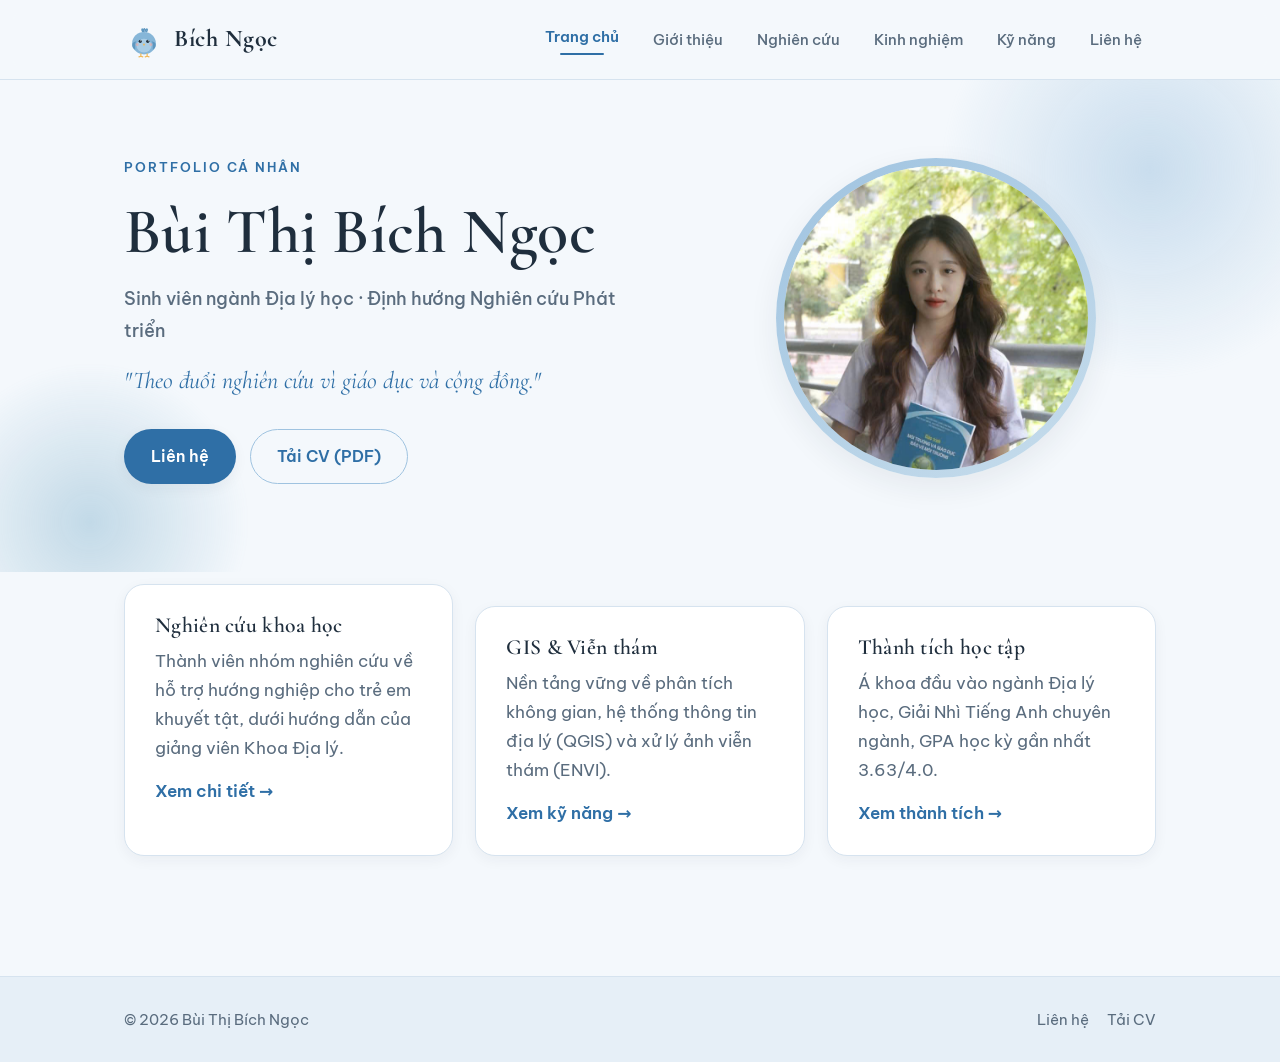
<file: index.html>
<!DOCTYPE html>
<html lang="vi">
<head>
  <meta charset="UTF-8" />
  <meta name="viewport" content="width=device-width, initial-scale=1.0" />
  <title>Bùi Thị Bích Ngọc · Portfolio</title>
  <meta name="description" content="Trang cá nhân của Bùi Thị Bích Ngọc, sinh viên ngành Địa lý học, Trường Đại học Sư phạm TP.HCM, định hướng nghiên cứu phát triển." />
  <link rel="preconnect" href="https://fonts.googleapis.com" />
  <link rel="preconnect" href="https://fonts.gstatic.com" crossorigin />
  <link href="https://fonts.googleapis.com/css2?family=Be+Vietnam+Pro:wght@400;500;600;700&family=Cormorant+Garamond:ital,wght@0,500;0,600;0,700;1,500;1,600&display=swap&subset=vietnamese" rel="stylesheet" />
  <link rel="icon" type="image/svg+xml" href="logo-mark.svg" />
  <link rel="stylesheet" href="style.css" />
</head>
<body>

  <!-- ============ NAVBAR ============ -->
  <header class="nav">
    <div class="nav-inner">
      <a href="index.html" class="nav-brand"><img class="brand-logo" src="logo-mark.svg" alt="Logo gà Bích Ngọc" /><span class="brand-name">Bích Ngọc</span></a>
      <button class="nav-toggle" aria-label="Mở menu" aria-expanded="false">
        <span></span><span></span><span></span>
      </button>
      <nav>
        <ul class="nav-links">
          <li><a href="index.html" class="active">Trang chủ</a></li>
          <li><a href="gioi-thieu.html">Giới thiệu</a></li>
          <li><a href="nghien-cuu.html">Nghiên cứu</a></li>
          <li><a href="kinh-nghiem.html">Kinh nghiệm</a></li>
          <li><a href="ky-nang.html">Kỹ năng</a></li>
          <li><a href="lien-he.html">Liên hệ</a></li>
        </ul>
      </nav>
    </div>
  </header>

  <!-- ============ HERO ============ -->
  <main>
    <section class="hero">
      <div class="container hero-inner">
        <div class="hero-text reveal">
          <span class="eyebrow">Portfolio cá nhân</span>
          <h1>Bùi Thị Bích Ngọc</h1>
          <p class="subtitle">Sinh viên ngành Địa lý học · Định hướng Nghiên cứu Phát triển</p>
          <p class="tagline">"Theo đuổi nghiên cứu vì giáo dục và cộng đồng."</p>
          <div class="hero-cta">
            <a href="lien-he.html" class="btn btn-primary">Liên hệ</a>
            <a href="CV_BuiThiBichNgoc_MDRI.pdf" class="btn btn-ghost" target="_blank" rel="noopener">Tải CV (PDF)</a>
          </div>
        </div>
        <div class="hero-portrait reveal">
          <div class="portrait-frame">
            <img class="portrait-img" src="portrait.png" alt="Ảnh chân dung Bùi Thị Bích Ngọc" />
          </div>
        </div>
      </div>
    </section>

    <!-- ============ ĐIỂM NHẤN NHANH ============ -->
    <section class="page" style="padding-top: 12px;">
      <div class="container">
        <div class="card-grid">
          <div class="card reveal">
            <h3>Nghiên cứu khoa học</h3>
            <p style="color: var(--text-soft); margin-top: 8px;">
              Thành viên nhóm nghiên cứu về hỗ trợ hướng nghiệp cho trẻ em khuyết tật, dưới hướng dẫn của giảng viên Khoa Địa lý.
            </p>
            <a href="nghien-cuu.html" style="display:inline-block; margin-top:14px; font-weight:600;">Xem chi tiết →</a>
          </div>
          <div class="card reveal">
            <h3>GIS &amp; Viễn thám</h3>
            <p style="color: var(--text-soft); margin-top: 8px;">
              Nền tảng vững về phân tích không gian, hệ thống thông tin địa lý (QGIS) và xử lý ảnh viễn thám (ENVI).
            </p>
            <a href="ky-nang.html" style="display:inline-block; margin-top:14px; font-weight:600;">Xem kỹ năng →</a>
          </div>
          <div class="card reveal">
            <h3>Thành tích học tập</h3>
            <p style="color: var(--text-soft); margin-top: 8px;">
              Á khoa đầu vào ngành Địa lý học, Giải Nhì Tiếng Anh chuyên ngành, GPA học kỳ gần nhất 3.63/4.0.
            </p>
            <a href="kinh-nghiem.html" style="display:inline-block; margin-top:14px; font-weight:600;">Xem thành tích →</a>
          </div>
        </div>
      </div>
    </section>
  </main>

  <!-- ============ FOOTER ============ -->
  <footer class="footer">
    <div class="container">
      <p>© 2026 Bùi Thị Bích Ngọc</p>
      <ul class="foot-links">
        <li><a href="lien-he.html">Liên hệ</a></li>
        <li><a href="CV_BuiThiBichNgoc_MDRI.pdf" target="_blank" rel="noopener">Tải CV</a></li>
      </ul>
    </div>
  </footer>

  <script src="script.js"></script>
</body>
</html>
</file>
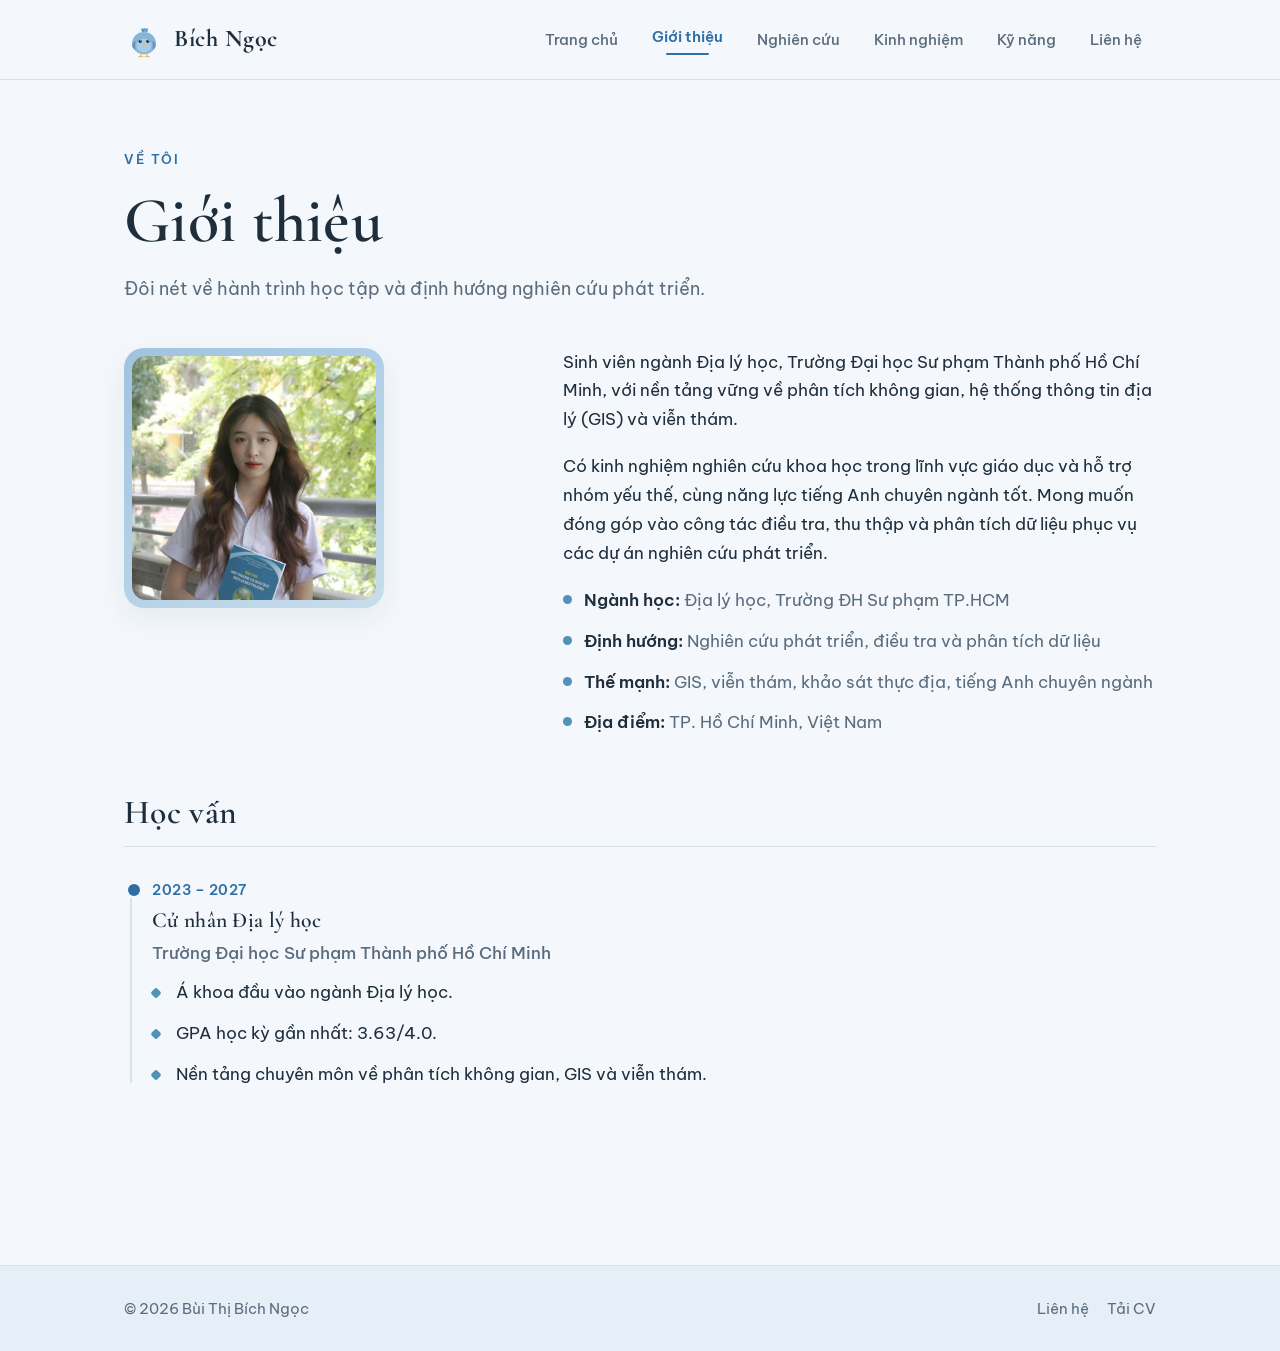
<file: gioi-thieu.html>
<!DOCTYPE html>
<html lang="vi">
<head>
  <meta charset="UTF-8" />
  <meta name="viewport" content="width=device-width, initial-scale=1.0" />
  <title>Giới thiệu · Bùi Thị Bích Ngọc</title>
  <meta name="description" content="Giới thiệu và học vấn của Bùi Thị Bích Ngọc, sinh viên ngành Địa lý học, Trường Đại học Sư phạm TP.HCM." />
  <link rel="preconnect" href="https://fonts.googleapis.com" />
  <link rel="preconnect" href="https://fonts.gstatic.com" crossorigin />
  <link href="https://fonts.googleapis.com/css2?family=Be+Vietnam+Pro:wght@400;500;600;700&family=Cormorant+Garamond:ital,wght@0,500;0,600;0,700;1,500;1,600&display=swap&subset=vietnamese" rel="stylesheet" />
  <link rel="icon" type="image/svg+xml" href="logo-mark.svg" />
  <link rel="stylesheet" href="style.css" />
</head>
<body>

  <!-- ============ NAVBAR ============ -->
  <header class="nav">
    <div class="nav-inner">
      <a href="index.html" class="nav-brand"><img class="brand-logo" src="logo-mark.svg" alt="Logo gà Bích Ngọc" /><span class="brand-name">Bích Ngọc</span></a>
      <button class="nav-toggle" aria-label="Mở menu" aria-expanded="false">
        <span></span><span></span><span></span>
      </button>
      <nav>
        <ul class="nav-links">
          <li><a href="index.html">Trang chủ</a></li>
          <li><a href="gioi-thieu.html" class="active">Giới thiệu</a></li>
          <li><a href="nghien-cuu.html">Nghiên cứu</a></li>
          <li><a href="kinh-nghiem.html">Kinh nghiệm</a></li>
          <li><a href="ky-nang.html">Kỹ năng</a></li>
          <li><a href="lien-he.html">Liên hệ</a></li>
        </ul>
      </nav>
    </div>
  </header>

  <main class="page">
    <div class="container">

      <div class="page-head reveal">
        <span class="eyebrow">Về tôi</span>
        <h1>Giới thiệu</h1>
        <p class="lead">Đôi nét về hành trình học tập và định hướng nghiên cứu phát triển.</p>
      </div>

      <!-- ============ ABOUT ============ -->
      <section class="section">
        <div class="about-grid">
          <div class="about-portrait reveal">
            <div class="portrait-frame">
              <img class="portrait-img" src="portrait.png" alt="Ảnh chân dung Bùi Thị Bích Ngọc" />
            </div>
          </div>
          <div class="about-text reveal">
            <p>
              Sinh viên ngành Địa lý học, Trường Đại học Sư phạm Thành phố Hồ Chí Minh, với nền tảng vững
              về phân tích không gian, hệ thống thông tin địa lý (GIS) và viễn thám.
            </p>
            <p>
              Có kinh nghiệm nghiên cứu khoa học trong lĩnh vực giáo dục và hỗ trợ nhóm yếu thế, cùng năng
              lực tiếng Anh chuyên ngành tốt. Mong muốn đóng góp vào công tác điều tra, thu thập và phân
              tích dữ liệu phục vụ các dự án nghiên cứu phát triển.
            </p>
            <ul class="quick-facts">
              <li><span class="dot"></span><span><strong>Ngành học:</strong> Địa lý học, Trường ĐH Sư phạm TP.HCM</span></li>
              <li><span class="dot"></span><span><strong>Định hướng:</strong> Nghiên cứu phát triển, điều tra và phân tích dữ liệu</span></li>
              <li><span class="dot"></span><span><strong>Thế mạnh:</strong> GIS, viễn thám, khảo sát thực địa, tiếng Anh chuyên ngành</span></li>
              <li><span class="dot"></span><span><strong>Địa điểm:</strong> TP. Hồ Chí Minh, Việt Nam</span></li>
            </ul>
          </div>
        </div>
      </section>

      <!-- ============ HỌC VẤN ============ -->
      <section class="section reveal">
        <div class="section-title"><h2>Học vấn</h2></div>
        <div class="timeline">
          <div class="timeline-item">
            <span class="when">2023 – 2027</span>
            <h3>Cử nhân Địa lý học</h3>
            <p class="org">Trường Đại học Sư phạm Thành phố Hồ Chí Minh</p>
            <ul class="bullet-list">
              <li>Á khoa đầu vào ngành Địa lý học.</li>
              <li>GPA học kỳ gần nhất: 3.63/4.0.</li>
              <li>Nền tảng chuyên môn về phân tích không gian, GIS và viễn thám.</li>
            </ul>
          </div>
        </div>
      </section>

    </div>
  </main>

  <!-- ============ FOOTER ============ -->
  <footer class="footer">
    <div class="container">
      <p>© 2026 Bùi Thị Bích Ngọc</p>
      <ul class="foot-links">
        <li><a href="lien-he.html">Liên hệ</a></li>
        <li><a href="CV_BuiThiBichNgoc_MDRI.pdf" target="_blank" rel="noopener">Tải CV</a></li>
      </ul>
    </div>
  </footer>

  <script src="script.js"></script>
</body>
</html>
</file>
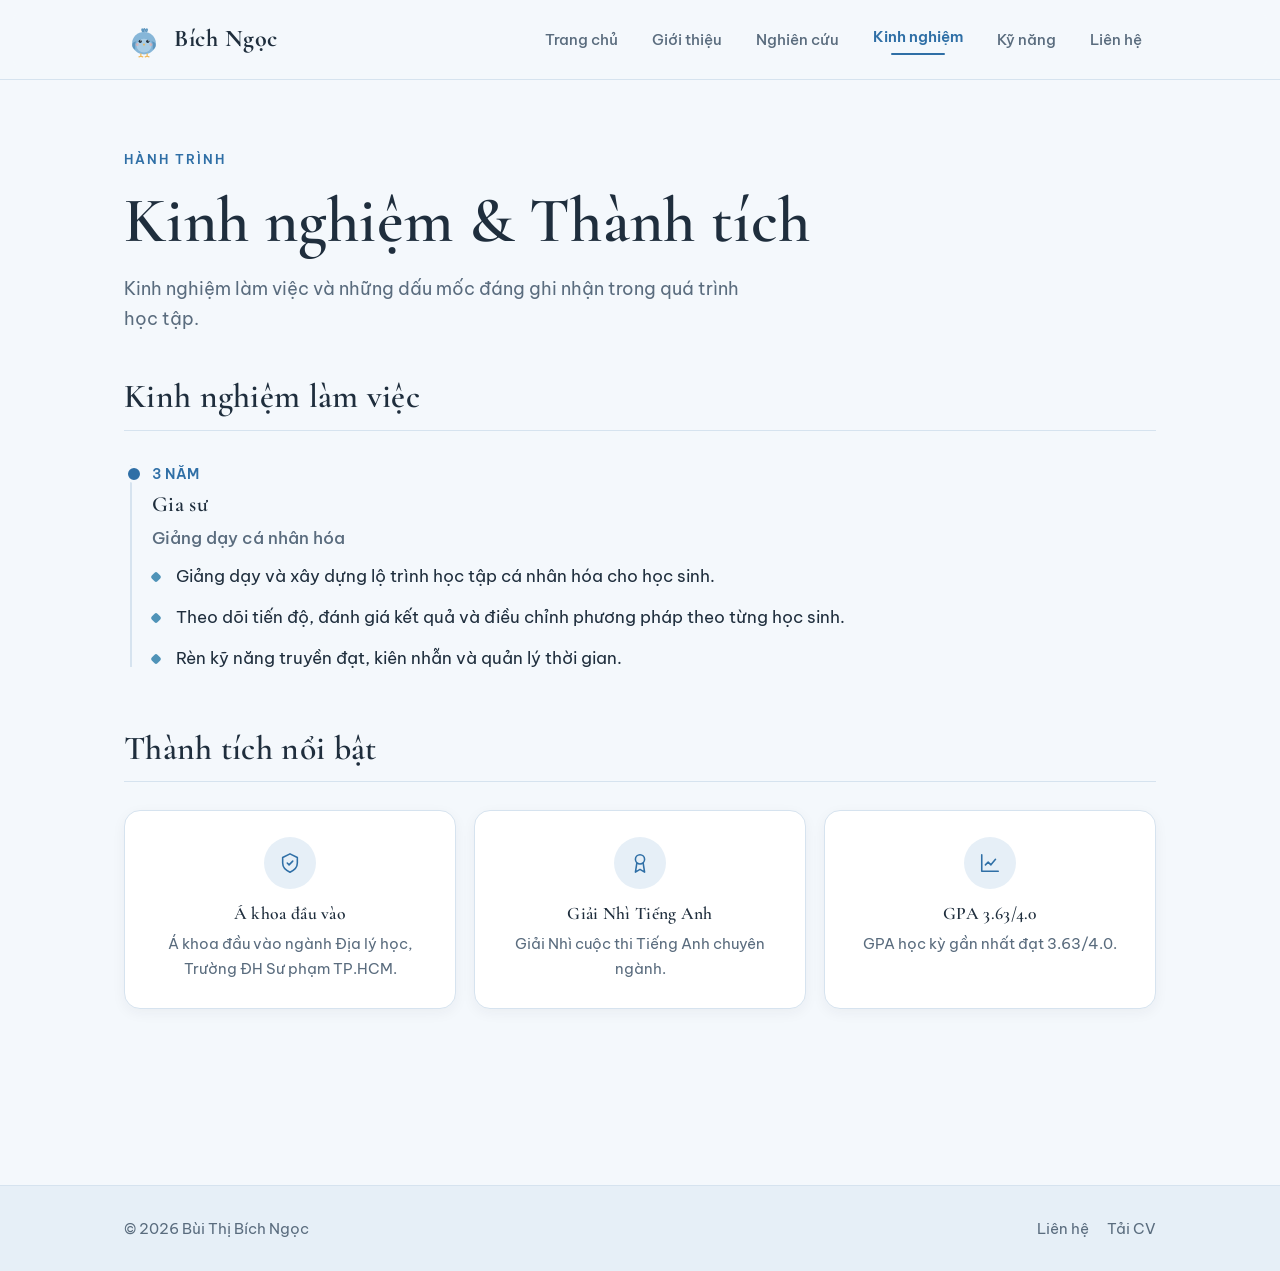
<file: kinh-nghiem.html>
<!DOCTYPE html>
<html lang="vi">
<head>
  <meta charset="UTF-8" />
  <meta name="viewport" content="width=device-width, initial-scale=1.0" />
  <title>Kinh nghiệm · Bùi Thị Bích Ngọc</title>
  <meta name="description" content="Kinh nghiệm làm việc và thành tích nổi bật của Bùi Thị Bích Ngọc." />
  <link rel="preconnect" href="https://fonts.googleapis.com" />
  <link rel="preconnect" href="https://fonts.gstatic.com" crossorigin />
  <link href="https://fonts.googleapis.com/css2?family=Be+Vietnam+Pro:wght@400;500;600;700&family=Cormorant+Garamond:ital,wght@0,500;0,600;0,700;1,500;1,600&display=swap&subset=vietnamese" rel="stylesheet" />
  <link rel="icon" type="image/svg+xml" href="logo-mark.svg" />
  <link rel="stylesheet" href="style.css" />
</head>
<body>

  <!-- ============ NAVBAR ============ -->
  <header class="nav">
    <div class="nav-inner">
      <a href="index.html" class="nav-brand"><img class="brand-logo" src="logo-mark.svg" alt="Logo gà Bích Ngọc" /><span class="brand-name">Bích Ngọc</span></a>
      <button class="nav-toggle" aria-label="Mở menu" aria-expanded="false">
        <span></span><span></span><span></span>
      </button>
      <nav>
        <ul class="nav-links">
          <li><a href="index.html">Trang chủ</a></li>
          <li><a href="gioi-thieu.html">Giới thiệu</a></li>
          <li><a href="nghien-cuu.html">Nghiên cứu</a></li>
          <li><a href="kinh-nghiem.html" class="active">Kinh nghiệm</a></li>
          <li><a href="ky-nang.html">Kỹ năng</a></li>
          <li><a href="lien-he.html">Liên hệ</a></li>
        </ul>
      </nav>
    </div>
  </header>

  <main class="page">
    <div class="container">

      <div class="page-head reveal">
        <span class="eyebrow">Hành trình</span>
        <h1>Kinh nghiệm &amp; Thành tích</h1>
        <p class="lead">Kinh nghiệm làm việc và những dấu mốc đáng ghi nhận trong quá trình học tập.</p>
      </div>

      <!-- ============ KINH NGHIỆM LÀM VIỆC ============ -->
      <section class="section reveal">
        <div class="section-title"><h2>Kinh nghiệm làm việc</h2></div>
        <div class="timeline">
          <div class="timeline-item">
            <span class="when">3 năm</span>
            <h3>Gia sư</h3>
            <p class="org">Giảng dạy cá nhân hóa</p>
            <ul class="bullet-list">
              <li>Giảng dạy và xây dựng lộ trình học tập cá nhân hóa cho học sinh.</li>
              <li>Theo dõi tiến độ, đánh giá kết quả và điều chỉnh phương pháp theo từng học sinh.</li>
              <li>Rèn kỹ năng truyền đạt, kiên nhẫn và quản lý thời gian.</li>
            </ul>
          </div>
        </div>
      </section>

      <!-- ============ THÀNH TÍCH ============ -->
      <section class="section reveal">
        <div class="section-title"><h2>Thành tích nổi bật</h2></div>
        <div class="achievements">
          <div class="achievement">
            <div class="icon">
              <svg viewBox="0 0 24 24" fill="none" stroke="currentColor" stroke-width="1.7" stroke-linecap="round" stroke-linejoin="round"><path d="M12 2 4 6v6c0 5 3.5 8 8 10 4.5-2 8-5 8-10V6l-8-4Z"/><path d="m9 12 2 2 4-4"/></svg>
            </div>
            <h3>Á khoa đầu vào</h3>
            <p>Á khoa đầu vào ngành Địa lý học, Trường ĐH Sư phạm TP.HCM.</p>
          </div>
          <div class="achievement">
            <div class="icon">
              <svg viewBox="0 0 24 24" fill="none" stroke="currentColor" stroke-width="1.7" stroke-linecap="round" stroke-linejoin="round"><circle cx="12" cy="8" r="5"/><path d="M8.5 12.5 7 22l5-3 5 3-1.5-9.5"/></svg>
            </div>
            <h3>Giải Nhì Tiếng Anh</h3>
            <p>Giải Nhì cuộc thi Tiếng Anh chuyên ngành.</p>
          </div>
          <div class="achievement">
            <div class="icon">
              <svg viewBox="0 0 24 24" fill="none" stroke="currentColor" stroke-width="1.7" stroke-linecap="round" stroke-linejoin="round"><path d="M3 3v18h18"/><path d="m7 14 3-3 3 3 5-6"/></svg>
            </div>
            <h3>GPA 3.63/4.0</h3>
            <p>GPA học kỳ gần nhất đạt 3.63/4.0.</p>
          </div>
        </div>
      </section>

    </div>
  </main>

  <!-- ============ FOOTER ============ -->
  <footer class="footer">
    <div class="container">
      <p>© 2026 Bùi Thị Bích Ngọc</p>
      <ul class="foot-links">
        <li><a href="lien-he.html">Liên hệ</a></li>
        <li><a href="CV_BuiThiBichNgoc_MDRI.pdf" target="_blank" rel="noopener">Tải CV</a></li>
      </ul>
    </div>
  </footer>

  <script src="script.js"></script>
</body>
</html>
</file>
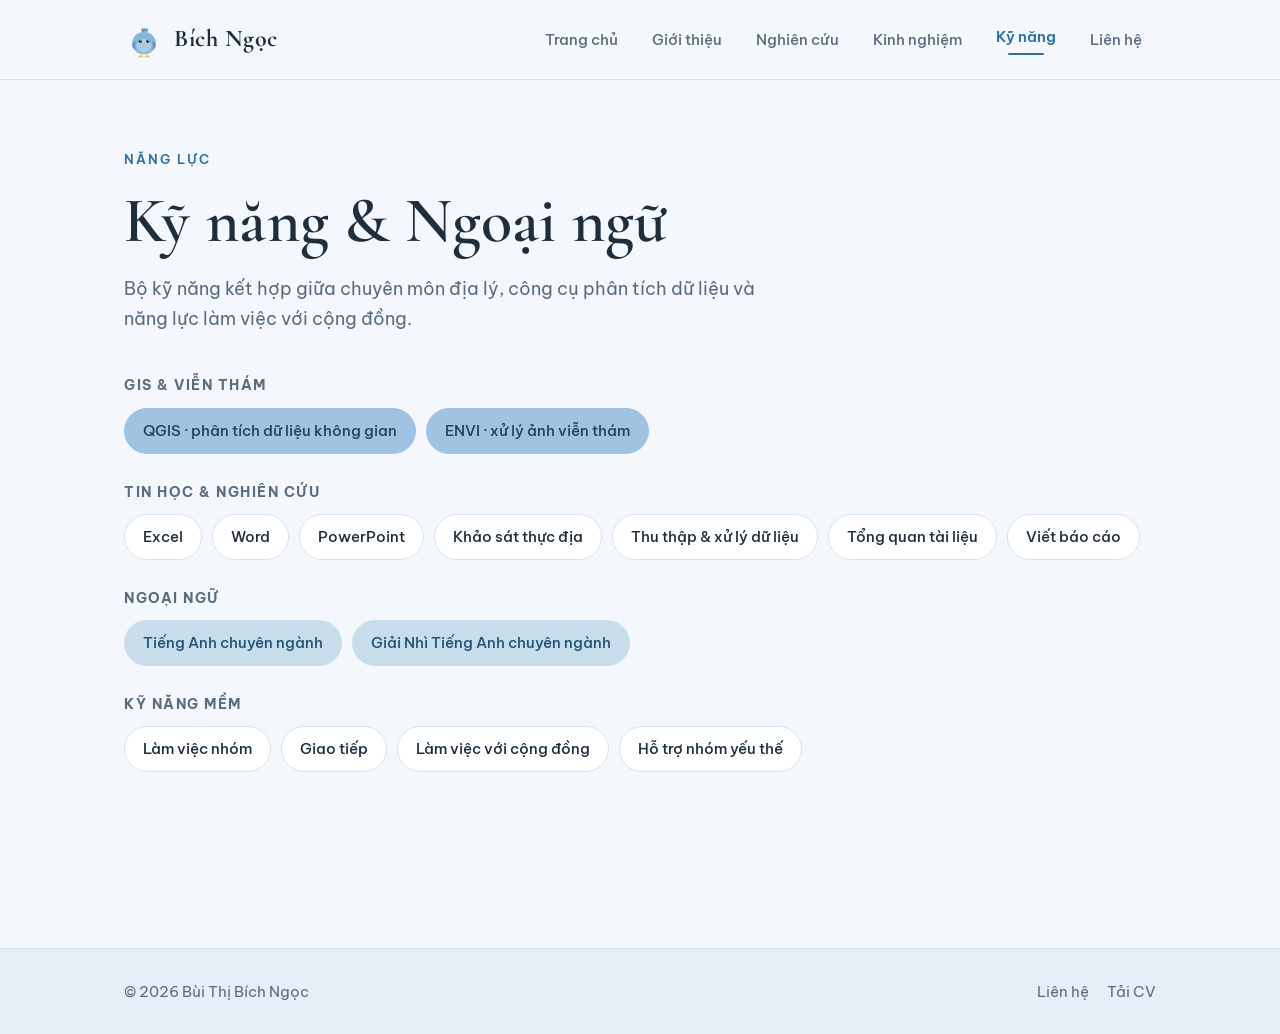
<file: ky-nang.html>
<!DOCTYPE html>
<html lang="vi">
<head>
  <meta charset="UTF-8" />
  <meta name="viewport" content="width=device-width, initial-scale=1.0" />
  <title>Kỹ năng · Bùi Thị Bích Ngọc</title>
  <meta name="description" content="Kỹ năng GIS, viễn thám, tin học, nghiên cứu và ngoại ngữ của Bùi Thị Bích Ngọc." />
  <link rel="preconnect" href="https://fonts.googleapis.com" />
  <link rel="preconnect" href="https://fonts.gstatic.com" crossorigin />
  <link href="https://fonts.googleapis.com/css2?family=Be+Vietnam+Pro:wght@400;500;600;700&family=Cormorant+Garamond:ital,wght@0,500;0,600;0,700;1,500;1,600&display=swap&subset=vietnamese" rel="stylesheet" />
  <link rel="icon" type="image/svg+xml" href="logo-mark.svg" />
  <link rel="stylesheet" href="style.css" />
</head>
<body>

  <!-- ============ NAVBAR ============ -->
  <header class="nav">
    <div class="nav-inner">
      <a href="index.html" class="nav-brand"><img class="brand-logo" src="logo-mark.svg" alt="Logo gà Bích Ngọc" /><span class="brand-name">Bích Ngọc</span></a>
      <button class="nav-toggle" aria-label="Mở menu" aria-expanded="false">
        <span></span><span></span><span></span>
      </button>
      <nav>
        <ul class="nav-links">
          <li><a href="index.html">Trang chủ</a></li>
          <li><a href="gioi-thieu.html">Giới thiệu</a></li>
          <li><a href="nghien-cuu.html">Nghiên cứu</a></li>
          <li><a href="kinh-nghiem.html">Kinh nghiệm</a></li>
          <li><a href="ky-nang.html" class="active">Kỹ năng</a></li>
          <li><a href="lien-he.html">Liên hệ</a></li>
        </ul>
      </nav>
    </div>
  </header>

  <main class="page">
    <div class="container">

      <div class="page-head reveal">
        <span class="eyebrow">Năng lực</span>
        <h1>Kỹ năng &amp; Ngoại ngữ</h1>
        <p class="lead">Bộ kỹ năng kết hợp giữa chuyên môn địa lý, công cụ phân tích dữ liệu và năng lực làm việc với cộng đồng.</p>
      </div>

      <section class="section reveal">
        <div class="skill-group">
          <h3>GIS &amp; Viễn thám</h3>
          <div class="chips">
            <span class="chip accent">QGIS · phân tích dữ liệu không gian</span>
            <span class="chip accent">ENVI · xử lý ảnh viễn thám</span>
          </div>
        </div>

        <div class="skill-group">
          <h3>Tin học &amp; Nghiên cứu</h3>
          <div class="chips">
            <span class="chip">Excel</span>
            <span class="chip">Word</span>
            <span class="chip">PowerPoint</span>
            <span class="chip">Khảo sát thực địa</span>
            <span class="chip">Thu thập &amp; xử lý dữ liệu</span>
            <span class="chip">Tổng quan tài liệu</span>
            <span class="chip">Viết báo cáo</span>
          </div>
        </div>

        <div class="skill-group">
          <h3>Ngoại ngữ</h3>
          <div class="chips">
            <span class="chip sage">Tiếng Anh chuyên ngành</span>
            <span class="chip sage">Giải Nhì Tiếng Anh chuyên ngành</span>
          </div>
        </div>

        <div class="skill-group">
          <h3>Kỹ năng mềm</h3>
          <div class="chips">
            <span class="chip">Làm việc nhóm</span>
            <span class="chip">Giao tiếp</span>
            <span class="chip">Làm việc với cộng đồng</span>
            <span class="chip">Hỗ trợ nhóm yếu thế</span>
          </div>
        </div>
      </section>

    </div>
  </main>

  <!-- ============ FOOTER ============ -->
  <footer class="footer">
    <div class="container">
      <p>© 2026 Bùi Thị Bích Ngọc</p>
      <ul class="foot-links">
        <li><a href="lien-he.html">Liên hệ</a></li>
        <li><a href="CV_BuiThiBichNgoc_MDRI.pdf" target="_blank" rel="noopener">Tải CV</a></li>
      </ul>
    </div>
  </footer>

  <script src="script.js"></script>
</body>
</html>
</file>
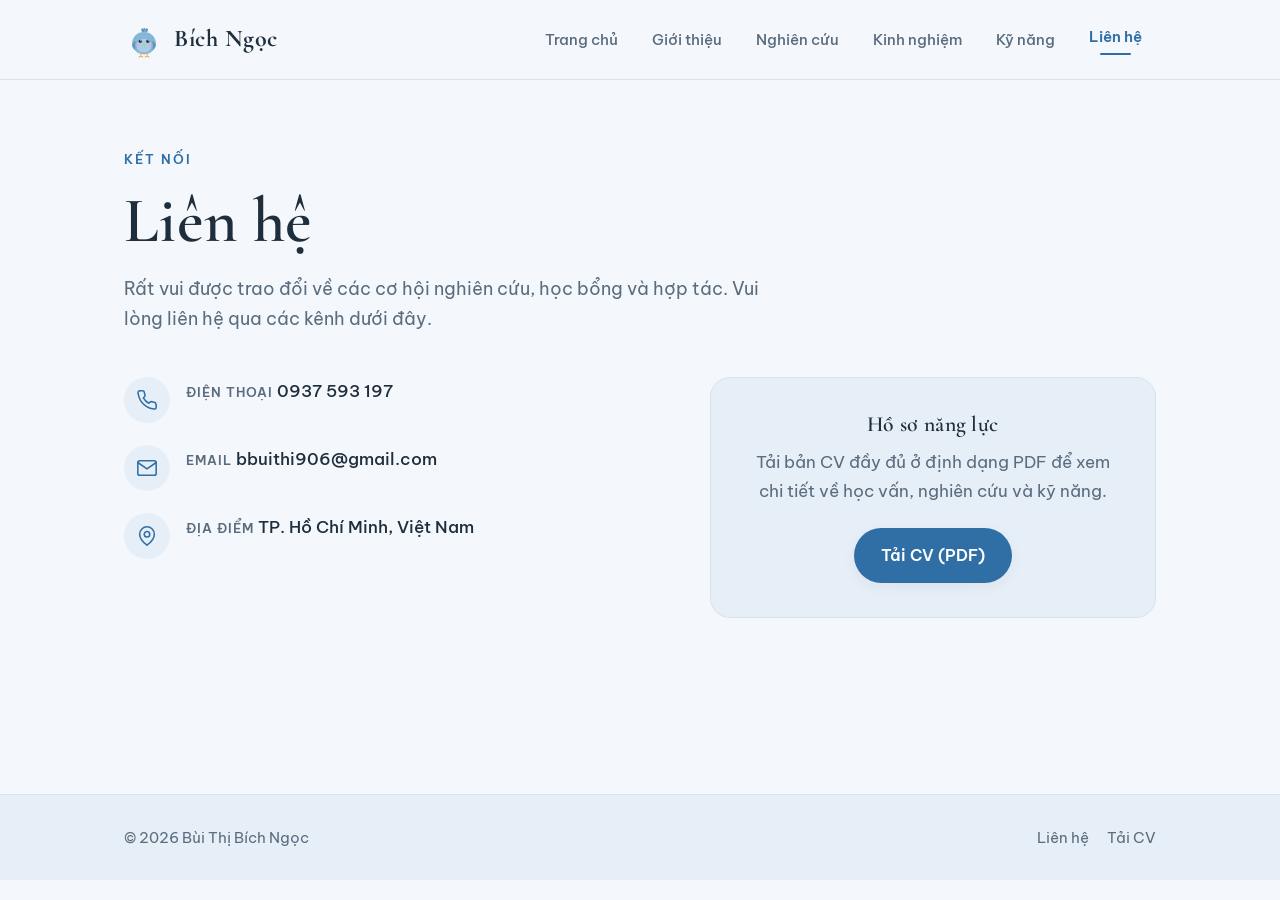
<file: lien-he.html>
<!DOCTYPE html>
<html lang="vi">
<head>
  <meta charset="UTF-8" />
  <meta name="viewport" content="width=device-width, initial-scale=1.0" />
  <title>Liên hệ · Bùi Thị Bích Ngọc</title>
  <meta name="description" content="Thông tin liên hệ và tải CV của Bùi Thị Bích Ngọc." />
  <link rel="preconnect" href="https://fonts.googleapis.com" />
  <link rel="preconnect" href="https://fonts.gstatic.com" crossorigin />
  <link href="https://fonts.googleapis.com/css2?family=Be+Vietnam+Pro:wght@400;500;600;700&family=Cormorant+Garamond:ital,wght@0,500;0,600;0,700;1,500;1,600&display=swap&subset=vietnamese" rel="stylesheet" />
  <link rel="icon" type="image/svg+xml" href="logo-mark.svg" />
  <link rel="stylesheet" href="style.css" />
</head>
<body>

  <!-- ============ NAVBAR ============ -->
  <header class="nav">
    <div class="nav-inner">
      <a href="index.html" class="nav-brand"><img class="brand-logo" src="logo-mark.svg" alt="Logo gà Bích Ngọc" /><span class="brand-name">Bích Ngọc</span></a>
      <button class="nav-toggle" aria-label="Mở menu" aria-expanded="false">
        <span></span><span></span><span></span>
      </button>
      <nav>
        <ul class="nav-links">
          <li><a href="index.html">Trang chủ</a></li>
          <li><a href="gioi-thieu.html">Giới thiệu</a></li>
          <li><a href="nghien-cuu.html">Nghiên cứu</a></li>
          <li><a href="kinh-nghiem.html">Kinh nghiệm</a></li>
          <li><a href="ky-nang.html">Kỹ năng</a></li>
          <li><a href="lien-he.html" class="active">Liên hệ</a></li>
        </ul>
      </nav>
    </div>
  </header>

  <main class="page">
    <div class="container">

      <div class="page-head reveal">
        <span class="eyebrow">Kết nối</span>
        <h1>Liên hệ</h1>
        <p class="lead">Rất vui được trao đổi về các cơ hội nghiên cứu, học bổng và hợp tác. Vui lòng liên hệ qua các kênh dưới đây.</p>
      </div>

      <section class="section">
        <div class="contact-grid">
          <ul class="contact-list reveal">
            <li>
              <span class="icon">
                <svg viewBox="0 0 24 24" fill="none" stroke="currentColor" stroke-width="1.7" stroke-linecap="round" stroke-linejoin="round"><path d="M22 16.9v3a2 2 0 0 1-2.2 2 19.8 19.8 0 0 1-8.6-3 19.5 19.5 0 0 1-6-6 19.8 19.8 0 0 1-3-8.6A2 2 0 0 1 4.1 2h3a2 2 0 0 1 2 1.7c.1.9.3 1.8.6 2.6a2 2 0 0 1-.4 2.1L8 9.6a16 16 0 0 0 6 6l1.2-1.2a2 2 0 0 1 2.1-.5c.8.3 1.7.5 2.6.6a2 2 0 0 1 1.7 2Z"/></svg>
              </span>
              <span>
                <span class="label">Điện thoại</span>
                <span class="value"><a href="tel:+84937593197">0937 593 197</a></span>
              </span>
            </li>
            <li>
              <span class="icon">
                <svg viewBox="0 0 24 24" fill="none" stroke="currentColor" stroke-width="1.7" stroke-linecap="round" stroke-linejoin="round"><rect x="2" y="4" width="20" height="16" rx="2"/><path d="m2 6 10 7 10-7"/></svg>
              </span>
              <span>
                <span class="label">Email</span>
                <span class="value"><a href="mailto:bbuithi906@gmail.com">bbuithi906@gmail.com</a></span>
              </span>
            </li>
            <li>
              <span class="icon">
                <svg viewBox="0 0 24 24" fill="none" stroke="currentColor" stroke-width="1.7" stroke-linecap="round" stroke-linejoin="round"><path d="M20 10c0 6-8 12-8 12s-8-6-8-12a8 8 0 0 1 16 0Z"/><circle cx="12" cy="10" r="3"/></svg>
              </span>
              <span>
                <span class="label">Địa điểm</span>
                <span class="value">TP. Hồ Chí Minh, Việt Nam</span>
              </span>
            </li>
          </ul>

          <div class="contact-cta reveal">
            <h3>Hồ sơ năng lực</h3>
            <p>Tải bản CV đầy đủ ở định dạng PDF để xem chi tiết về học vấn, nghiên cứu và kỹ năng.</p>
            <a href="CV_BuiThiBichNgoc_MDRI.pdf" class="btn btn-primary" target="_blank" rel="noopener">Tải CV (PDF)</a>
          </div>
        </div>
      </section>

    </div>
  </main>

  <!-- ============ FOOTER ============ -->
  <footer class="footer">
    <div class="container">
      <p>© 2026 Bùi Thị Bích Ngọc</p>
      <ul class="foot-links">
        <li><a href="lien-he.html">Liên hệ</a></li>
        <li><a href="CV_BuiThiBichNgoc_MDRI.pdf" target="_blank" rel="noopener">Tải CV</a></li>
      </ul>
    </div>
  </footer>

  <script src="script.js"></script>
</body>
</html>
</file>
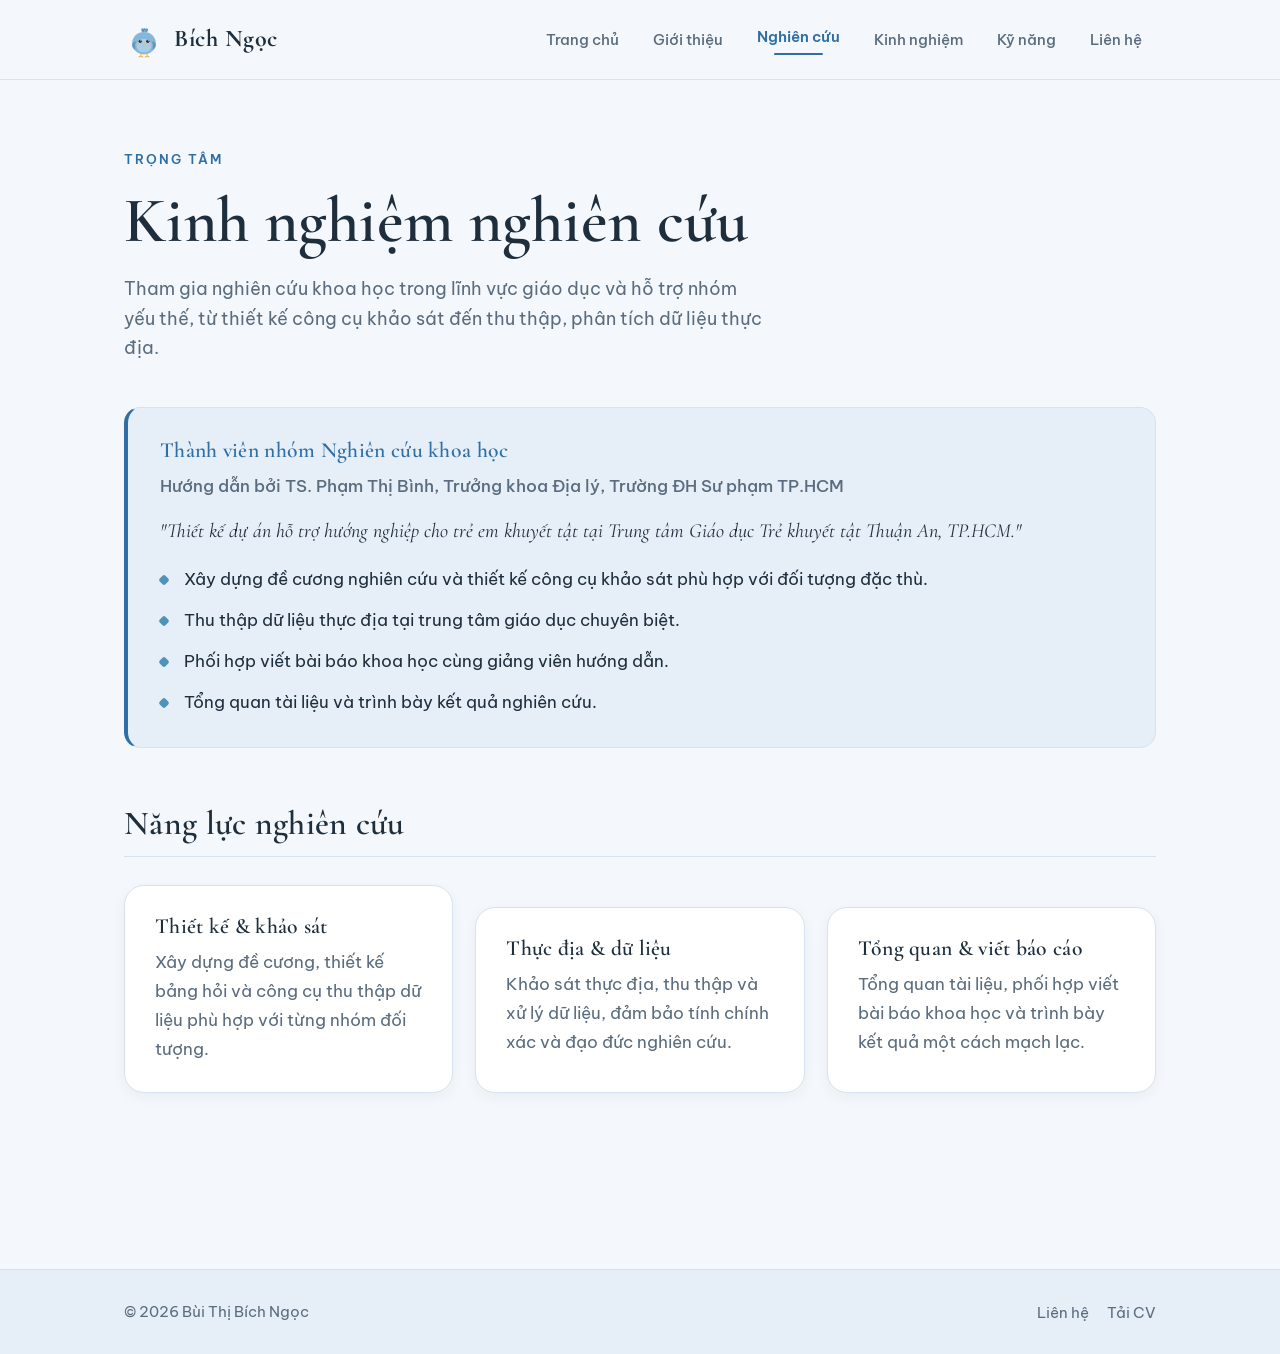
<file: nghien-cuu.html>
<!DOCTYPE html>
<html lang="vi">
<head>
  <meta charset="UTF-8" />
  <meta name="viewport" content="width=device-width, initial-scale=1.0" />
  <title>Nghiên cứu · Bùi Thị Bích Ngọc</title>
  <meta name="description" content="Kinh nghiệm nghiên cứu khoa học của Bùi Thị Bích Ngọc về hỗ trợ hướng nghiệp cho trẻ em khuyết tật." />
  <link rel="preconnect" href="https://fonts.googleapis.com" />
  <link rel="preconnect" href="https://fonts.gstatic.com" crossorigin />
  <link href="https://fonts.googleapis.com/css2?family=Be+Vietnam+Pro:wght@400;500;600;700&family=Cormorant+Garamond:ital,wght@0,500;0,600;0,700;1,500;1,600&display=swap&subset=vietnamese" rel="stylesheet" />
  <link rel="icon" type="image/svg+xml" href="logo-mark.svg" />
  <link rel="stylesheet" href="style.css" />
</head>
<body>

  <!-- ============ NAVBAR ============ -->
  <header class="nav">
    <div class="nav-inner">
      <a href="index.html" class="nav-brand"><img class="brand-logo" src="logo-mark.svg" alt="Logo gà Bích Ngọc" /><span class="brand-name">Bích Ngọc</span></a>
      <button class="nav-toggle" aria-label="Mở menu" aria-expanded="false">
        <span></span><span></span><span></span>
      </button>
      <nav>
        <ul class="nav-links">
          <li><a href="index.html">Trang chủ</a></li>
          <li><a href="gioi-thieu.html">Giới thiệu</a></li>
          <li><a href="nghien-cuu.html" class="active">Nghiên cứu</a></li>
          <li><a href="kinh-nghiem.html">Kinh nghiệm</a></li>
          <li><a href="ky-nang.html">Kỹ năng</a></li>
          <li><a href="lien-he.html">Liên hệ</a></li>
        </ul>
      </nav>
    </div>
  </header>

  <main class="page">
    <div class="container">

      <div class="page-head reveal">
        <span class="eyebrow">Trọng tâm</span>
        <h1>Kinh nghiệm nghiên cứu</h1>
        <p class="lead">Tham gia nghiên cứu khoa học trong lĩnh vực giáo dục và hỗ trợ nhóm yếu thế, từ thiết kế công cụ khảo sát đến thu thập, phân tích dữ liệu thực địa.</p>
      </div>

      <!-- ============ ĐỀ TÀI CHÍNH ============ -->
      <section class="section reveal">
        <div class="feature">
          <h3>Thành viên nhóm Nghiên cứu khoa học</h3>
          <p class="meta">Hướng dẫn bởi TS. Phạm Thị Bình, Trưởng khoa Địa lý, Trường ĐH Sư phạm TP.HCM</p>
          <p style="font-style: italic; font-family: var(--serif); font-size: 1.25rem; color: var(--text); margin-bottom: 20px; line-height:1.4;">
            "Thiết kế dự án hỗ trợ hướng nghiệp cho trẻ em khuyết tật tại Trung tâm Giáo dục Trẻ khuyết tật Thuận An, TP.HCM."
          </p>
          <ul class="bullet-list">
            <li>Xây dựng đề cương nghiên cứu và thiết kế công cụ khảo sát phù hợp với đối tượng đặc thù.</li>
            <li>Thu thập dữ liệu thực địa tại trung tâm giáo dục chuyên biệt.</li>
            <li>Phối hợp viết bài báo khoa học cùng giảng viên hướng dẫn.</li>
            <li>Tổng quan tài liệu và trình bày kết quả nghiên cứu.</li>
          </ul>
        </div>
      </section>

      <!-- ============ NĂNG LỰC NGHIÊN CỨU ============ -->
      <section class="section reveal">
        <div class="section-title"><h2>Năng lực nghiên cứu</h2></div>
        <div class="card-grid">
          <div class="card">
            <h3>Thiết kế &amp; khảo sát</h3>
            <p style="color: var(--text-soft); margin-top:8px;">Xây dựng đề cương, thiết kế bảng hỏi và công cụ thu thập dữ liệu phù hợp với từng nhóm đối tượng.</p>
          </div>
          <div class="card">
            <h3>Thực địa &amp; dữ liệu</h3>
            <p style="color: var(--text-soft); margin-top:8px;">Khảo sát thực địa, thu thập và xử lý dữ liệu, đảm bảo tính chính xác và đạo đức nghiên cứu.</p>
          </div>
          <div class="card">
            <h3>Tổng quan &amp; viết báo cáo</h3>
            <p style="color: var(--text-soft); margin-top:8px;">Tổng quan tài liệu, phối hợp viết bài báo khoa học và trình bày kết quả một cách mạch lạc.</p>
          </div>
        </div>
      </section>

    </div>
  </main>

  <!-- ============ FOOTER ============ -->
  <footer class="footer">
    <div class="container">
      <p>© 2026 Bùi Thị Bích Ngọc</p>
      <ul class="foot-links">
        <li><a href="lien-he.html">Liên hệ</a></li>
        <li><a href="CV_BuiThiBichNgoc_MDRI.pdf" target="_blank" rel="noopener">Tải CV</a></li>
      </ul>
    </div>
  </footer>

  <script src="script.js"></script>
</body>
</html>
</file>
<file: style.css>
/* =========================================================
   Website portfolio: Bùi Thị Bích Ngọc
   Phong cách: thanh lịch tối giản, tông xanh dương
   ========================================================= */

:root {
  --bg:           #F4F8FC;  /* nền chính: xanh trắng dịu */
  --bg-alt:       #E6EFF7;  /* nền section xen kẽ: xanh nhạt */
  --surface:      #FFFFFF;  /* card/khối nổi */
  --text:         #1F2E3D;  /* chữ chính: xanh navy đậm */
  --text-soft:    #5A6C7E;  /* chữ phụ: xanh xám */
  --accent:       #2F6FA6;  /* điểm nhấn chính: xanh dương */
  --accent-soft:  #9FC3E0;  /* nhấn nhạt */
  --sage:         #4F93B8;  /* xanh biển nhạt: nhấn phụ */
  --sage-soft:    #C7DDEC;  /* xanh nhạt cho nền/đường kẻ */
  --line:         #D6E3EF;  /* đường kẻ, viền nhạt */

  --maxw: 1080px;
  --radius: 16px;
  --radius-lg: 20px;
  --shadow: 0 10px 30px rgba(31, 46, 61, 0.07);
  --shadow-soft: 0 4px 14px rgba(31, 46, 61, 0.05);
  --serif: "Cormorant Garamond", "Playfair Display", Georgia, serif;
  --sans: "Be Vietnam Pro", "Inter", system-ui, -apple-system, sans-serif;
}

* { box-sizing: border-box; margin: 0; padding: 0; }

html { scroll-behavior: smooth; }

body {
  font-family: var(--sans);
  background: var(--bg);
  color: var(--text);
  font-size: 17px;
  line-height: 1.7;
  -webkit-font-smoothing: antialiased;
  text-rendering: optimizeLegibility;
}

img { max-width: 100%; display: block; }

a { color: var(--accent); text-decoration: none; transition: color 0.25s ease; }
a:hover { color: var(--text); }

h1, h2, h3, h4 {
  font-family: var(--serif);
  font-weight: 600;
  line-height: 1.2;
  color: var(--text);
  letter-spacing: 0.3px;
}

h1 { font-size: clamp(2.6rem, 6vw, 4rem); }
h2 { font-size: clamp(1.9rem, 4vw, 2.6rem); }
h3 { font-size: 1.35rem; font-weight: 600; }

p { color: var(--text); }

.container {
  width: 100%;
  max-width: var(--maxw);
  margin: 0 auto;
  padding: 0 24px;
}

/* ---------- Navbar ---------- */
.nav {
  position: sticky;
  top: 0;
  z-index: 100;
  background: rgba(244, 248, 252, 0.85);
  backdrop-filter: blur(10px);
  -webkit-backdrop-filter: blur(10px);
  border-bottom: 1px solid var(--line);
}

.nav-inner {
  max-width: var(--maxw);
  margin: 0 auto;
  padding: 16px 24px;
  display: flex;
  align-items: center;
  justify-content: space-between;
}

.nav-brand {
  display: inline-flex;
  align-items: center;
  gap: 10px;
  white-space: nowrap;
}
.brand-logo {
  width: 40px;
  height: 40px;
  flex: none;
  transition: transform 0.3s ease;
}
.nav-brand:hover .brand-logo { transform: rotate(-6deg) scale(1.06); }
.brand-name {
  font-family: var(--serif);
  font-size: 1.5rem;
  font-weight: 700;
  color: var(--text);
  letter-spacing: 0.5px;
  transition: color 0.25s ease;
}
.nav-brand:hover .brand-name { color: var(--accent); }

.nav-links {
  display: flex;
  align-items: center;
  gap: 6px;
  list-style: none;
}

.nav-links a {
  display: inline-block;
  padding: 8px 14px;
  border-radius: 10px;
  color: var(--text-soft);
  font-size: 0.96rem;
  font-weight: 500;
  transition: color 0.25s ease, background 0.25s ease;
}
.nav-links a:hover { color: var(--accent); background: var(--bg-alt); }

.nav-links a.active {
  color: var(--accent);
  font-weight: 600;
}
.nav-links a.active::after {
  content: "";
  display: block;
  height: 2px;
  width: 60%;
  margin: 3px auto 0;
  background: var(--accent);
  border-radius: 2px;
}

.nav-toggle {
  display: none;
  background: none;
  border: none;
  cursor: pointer;
  padding: 8px;
  flex-direction: column;
  gap: 5px;
}
.nav-toggle span {
  display: block;
  width: 24px;
  height: 2px;
  background: var(--text);
  border-radius: 2px;
  transition: transform 0.3s ease, opacity 0.3s ease;
}
.nav-toggle.open span:nth-child(1) { transform: translateY(7px) rotate(45deg); }
.nav-toggle.open span:nth-child(2) { opacity: 0; }
.nav-toggle.open span:nth-child(3) { transform: translateY(-7px) rotate(-45deg); }

/* ---------- Buttons ---------- */
.btn {
  display: inline-flex;
  align-items: center;
  gap: 8px;
  padding: 13px 26px;
  border-radius: 999px;
  font-family: var(--sans);
  font-size: 0.98rem;
  font-weight: 600;
  cursor: pointer;
  transition: transform 0.2s ease, background 0.25s ease, color 0.25s ease, box-shadow 0.25s ease;
  border: 1.5px solid transparent;
}
.btn-primary {
  background: var(--accent);
  color: #fff;
  box-shadow: var(--shadow-soft);
}
.btn-primary:hover {
  background: #245a89;
  color: #fff;
  transform: translateY(-2px);
}
.btn-ghost {
  background: transparent;
  color: var(--accent);
  border-color: var(--accent-soft);
}
.btn-ghost:hover {
  background: var(--bg-alt);
  color: var(--accent);
  transform: translateY(-2px);
}

/* ---------- Page header / sections ---------- */
.page {
  padding: 64px 0 80px;
}

.page-head {
  margin-bottom: 44px;
}
.page-head .eyebrow {
  display: inline-block;
  font-family: var(--sans);
  font-size: 0.8rem;
  font-weight: 600;
  letter-spacing: 2px;
  text-transform: uppercase;
  color: var(--accent);
  margin-bottom: 12px;
}
.page-head h1 { margin-bottom: 14px; }
.page-head p.lead {
  color: var(--text-soft);
  font-size: 1.1rem;
  max-width: 640px;
}

.section { margin-bottom: 56px; }
.section-title {
  position: relative;
  margin-bottom: 28px;
  padding-bottom: 12px;
  border-bottom: 1px solid var(--line);
  display: flex;
  align-items: baseline;
  gap: 14px;
}
.section-title h2 { font-size: clamp(1.6rem, 3vw, 2.1rem); }

/* ---------- Cards ---------- */
.card {
  background: var(--surface);
  border: 1px solid var(--line);
  border-radius: var(--radius-lg);
  padding: 28px 30px;
  box-shadow: var(--shadow-soft);
}

.card + .card { margin-top: 22px; }

.card-grid {
  display: grid;
  grid-template-columns: repeat(auto-fit, minmax(260px, 1fr));
  gap: 22px;
}

/* ---------- Hero (trang chủ) ---------- */
.hero {
  position: relative;
  overflow: hidden;
  padding: 72px 0 88px;
}
.hero::before,
.hero::after {
  content: "";
  position: absolute;
  border-radius: 50%;
  z-index: 0;
  filter: blur(2px);
}
.hero::before {
  width: 420px; height: 420px;
  background: radial-gradient(circle, rgba(159,195,224,0.50), rgba(159,195,224,0) 70%);
  top: -120px; right: -80px;
}
.hero::after {
  width: 320px; height: 320px;
  background: radial-gradient(circle, rgba(79,147,184,0.30), rgba(79,147,184,0) 70%);
  bottom: -110px; left: -70px;
}

.hero-inner {
  position: relative;
  z-index: 1;
  display: grid;
  grid-template-columns: 1.1fr 0.9fr;
  align-items: center;
  gap: 56px;
}

.hero-text .eyebrow {
  display: inline-block;
  font-size: 0.82rem;
  font-weight: 600;
  letter-spacing: 2px;
  text-transform: uppercase;
  color: var(--accent);
  margin-bottom: 16px;
}
.hero-text h1 { margin-bottom: 12px; }
.hero-text .subtitle {
  font-size: 1.15rem;
  color: var(--text-soft);
  font-weight: 500;
  margin-bottom: 18px;
}
.hero-text .tagline {
  font-family: var(--serif);
  font-size: 1.5rem;
  font-style: italic;
  color: var(--accent);
  line-height: 1.4;
  margin-bottom: 32px;
  max-width: 460px;
}
.hero-cta { display: flex; gap: 14px; flex-wrap: wrap; }

.hero-portrait {
  display: flex;
  justify-content: center;
}
.portrait-frame {
  position: relative;
  width: 320px;
  height: 320px;
  border-radius: 50%;
  padding: 8px;
  background: linear-gradient(145deg, var(--accent-soft), var(--sage-soft));
  box-shadow: var(--shadow);
}
.portrait-frame img,
.portrait-frame .portrait-fallback {
  width: 100%;
  height: 100%;
  border-radius: 50%;
  object-fit: cover;
  object-position: 50% 18%;
  background: var(--bg-alt);
}
.portrait-fallback {
  display: flex;
  align-items: center;
  justify-content: center;
  font-family: var(--serif);
  font-size: 4rem;
  font-weight: 700;
  color: var(--accent);
  letter-spacing: 2px;
  border: 1px solid var(--line);
}

/* ---------- About ---------- */
.about-grid {
  display: grid;
  grid-template-columns: 0.8fr 1.2fr;
  gap: 44px;
  align-items: start;
}
.about-portrait .portrait-frame {
  width: 260px; height: 260px;
  border-radius: var(--radius-lg);
}
.about-portrait .portrait-frame img,
.about-portrait .portrait-frame .portrait-fallback {
  border-radius: 14px;
}
.about-text p { margin-bottom: 18px; color: var(--text); }

.quick-facts {
  list-style: none;
  margin-top: 8px;
  display: grid;
  gap: 12px;
}
.quick-facts li {
  display: flex;
  align-items: flex-start;
  gap: 12px;
  color: var(--text-soft);
}
.quick-facts li strong { color: var(--text); font-weight: 600; }
.dot {
  flex: none;
  width: 9px; height: 9px;
  margin-top: 9px;
  border-radius: 50%;
  background: var(--sage);
}

/* ---------- Timeline ---------- */
.timeline {
  position: relative;
  padding-left: 28px;
}
.timeline::before {
  content: "";
  position: absolute;
  left: 6px; top: 6px; bottom: 6px;
  width: 2px;
  background: var(--line);
}
.timeline-item {
  position: relative;
  padding-bottom: 30px;
}
.timeline-item:last-child { padding-bottom: 0; }
.timeline-item::before {
  content: "";
  position: absolute;
  left: -27px; top: 6px;
  width: 12px; height: 12px;
  border-radius: 50%;
  background: var(--accent);
  border: 3px solid var(--bg);
}
.timeline-item .when {
  font-size: 0.85rem;
  font-weight: 600;
  letter-spacing: 0.5px;
  color: var(--accent);
  text-transform: uppercase;
}
.timeline-item h3 { margin: 4px 0 6px; }
.timeline-item .org { color: var(--text-soft); font-weight: 500; margin-bottom: 10px; }

/* ---------- Feature / highlight card ---------- */
.feature {
  background: var(--bg-alt);
  border: 1px solid var(--line);
  border-left: 4px solid var(--accent);
  border-radius: var(--radius);
  padding: 30px 32px;
}
.feature h3 { color: var(--accent); margin-bottom: 8px; }
.feature .meta { color: var(--text-soft); font-weight: 500; margin-bottom: 16px; }

.bullet-list { list-style: none; display: grid; gap: 12px; }
.bullet-list li {
  position: relative;
  padding-left: 24px;
  color: var(--text);
}
.bullet-list li::before {
  content: "";
  position: absolute;
  left: 0; top: 11px;
  width: 8px; height: 8px;
  border-radius: 2px;
  background: var(--sage);
  transform: rotate(45deg);
}

/* ---------- Skills (chips) ---------- */
.skill-group { margin-bottom: 30px; }
.skill-group h3 {
  font-family: var(--sans);
  font-size: 0.85rem;
  font-weight: 700;
  letter-spacing: 1.5px;
  text-transform: uppercase;
  color: var(--text-soft);
  margin-bottom: 14px;
}
.chips { display: flex; flex-wrap: wrap; gap: 10px; }
.chip {
  display: inline-flex;
  align-items: center;
  padding: 9px 18px;
  border-radius: 999px;
  background: var(--surface);
  border: 1px solid var(--line);
  color: var(--text);
  font-size: 0.95rem;
  font-weight: 500;
  transition: transform 0.2s ease, border-color 0.25s ease, color 0.25s ease;
}
.chip:hover {
  transform: translateY(-2px);
  border-color: var(--accent-soft);
  color: var(--accent);
}
.chip.sage { background: var(--sage-soft); border-color: var(--sage-soft); color: #1f5273; }
.chip.accent { background: var(--accent-soft); border-color: var(--accent-soft); color: #1d435f; }

/* ---------- Achievements ---------- */
.achievements { display: grid; gap: 18px; grid-template-columns: repeat(auto-fit, minmax(240px, 1fr)); }
.achievement {
  background: var(--surface);
  border: 1px solid var(--line);
  border-radius: var(--radius);
  padding: 26px 24px;
  text-align: center;
  box-shadow: var(--shadow-soft);
}
.achievement .icon {
  width: 52px; height: 52px;
  margin: 0 auto 14px;
  border-radius: 50%;
  background: var(--bg-alt);
  display: flex; align-items: center; justify-content: center;
  color: var(--accent);
}
.achievement h3 { font-size: 1.1rem; margin-bottom: 6px; }
.achievement p { color: var(--text-soft); font-size: 0.95rem; }

/* ---------- Contact ---------- */
.contact-grid {
  display: grid;
  grid-template-columns: 1.1fr 0.9fr;
  gap: 40px;
  align-items: start;
}
.contact-list { list-style: none; display: grid; gap: 22px; }
.contact-list li { display: flex; align-items: flex-start; gap: 16px; }
.contact-list .icon {
  flex: none;
  width: 46px; height: 46px;
  border-radius: 50%;
  background: var(--bg-alt);
  display: flex; align-items: center; justify-content: center;
  color: var(--accent);
}
.contact-list .label {
  font-size: 0.8rem;
  letter-spacing: 1px;
  text-transform: uppercase;
  color: var(--text-soft);
  font-weight: 600;
}
.contact-list .value { font-size: 1.08rem; color: var(--text); font-weight: 500; }
.contact-list .value a { color: var(--text); }
.contact-list .value a:hover { color: var(--accent); }

.contact-cta {
  background: var(--bg-alt);
  border: 1px solid var(--line);
  border-radius: var(--radius-lg);
  padding: 34px 32px;
  text-align: center;
}
.contact-cta h3 { margin-bottom: 10px; }
.contact-cta p { color: var(--text-soft); margin-bottom: 22px; }

.icon svg { width: 22px; height: 22px; }

/* ---------- Footer ---------- */
.footer {
  border-top: 1px solid var(--line);
  background: var(--bg-alt);
  padding: 28px 0;
  margin-top: 40px;
}
.footer .container {
  display: flex;
  align-items: center;
  justify-content: space-between;
  flex-wrap: wrap;
  gap: 12px;
}
.footer p { color: var(--text-soft); font-size: 0.92rem; }
.footer .foot-links { display: flex; gap: 18px; list-style: none; }
.footer .foot-links a { color: var(--text-soft); font-size: 0.92rem; }
.footer .foot-links a:hover { color: var(--accent); }

/* ---------- Scroll reveal ---------- */
.reveal {
  opacity: 0;
  transform: translateY(24px);
  transition: opacity 0.7s ease, transform 0.7s ease;
}
.reveal.visible { opacity: 1; transform: translateY(0); }

/* ---------- Responsive ---------- */
@media (max-width: 880px) {
  .hero-inner { grid-template-columns: 1fr; gap: 40px; text-align: center; }
  .hero-text .tagline { margin-left: auto; margin-right: auto; }
  .hero-cta { justify-content: center; }
  .hero-portrait { order: -1; }
  .about-grid { grid-template-columns: 1fr; gap: 30px; }
  .about-portrait { display: flex; justify-content: center; }
  .contact-grid { grid-template-columns: 1fr; }
}

@media (max-width: 720px) {
  body { font-size: 16px; }

  .nav-toggle { display: flex; }
  .nav-links {
    position: absolute;
    top: 100%;
    left: 0;
    right: 0;
    flex-direction: column;
    align-items: stretch;
    gap: 2px;
    background: var(--bg);
    border-bottom: 1px solid var(--line);
    padding: 12px 16px 18px;
    box-shadow: var(--shadow-soft);
    transform: translateY(-8px);
    opacity: 0;
    pointer-events: none;
    transition: transform 0.25s ease, opacity 0.25s ease;
  }
  .nav-links.open { transform: translateY(0); opacity: 1; pointer-events: auto; }
  .nav-links a { padding: 12px 14px; border-radius: 10px; }
  .nav-links a.active::after { display: none; }
  .nav-links a.active { background: var(--bg-alt); }

  .page { padding: 44px 0 60px; }
  .portrait-frame { width: 250px; height: 250px; }
}

@media (max-width: 480px) {
  .container, .nav-inner { padding-left: 18px; padding-right: 18px; }
  .card { padding: 22px 20px; }
  .hero-text .tagline { font-size: 1.3rem; }
}
</file>
